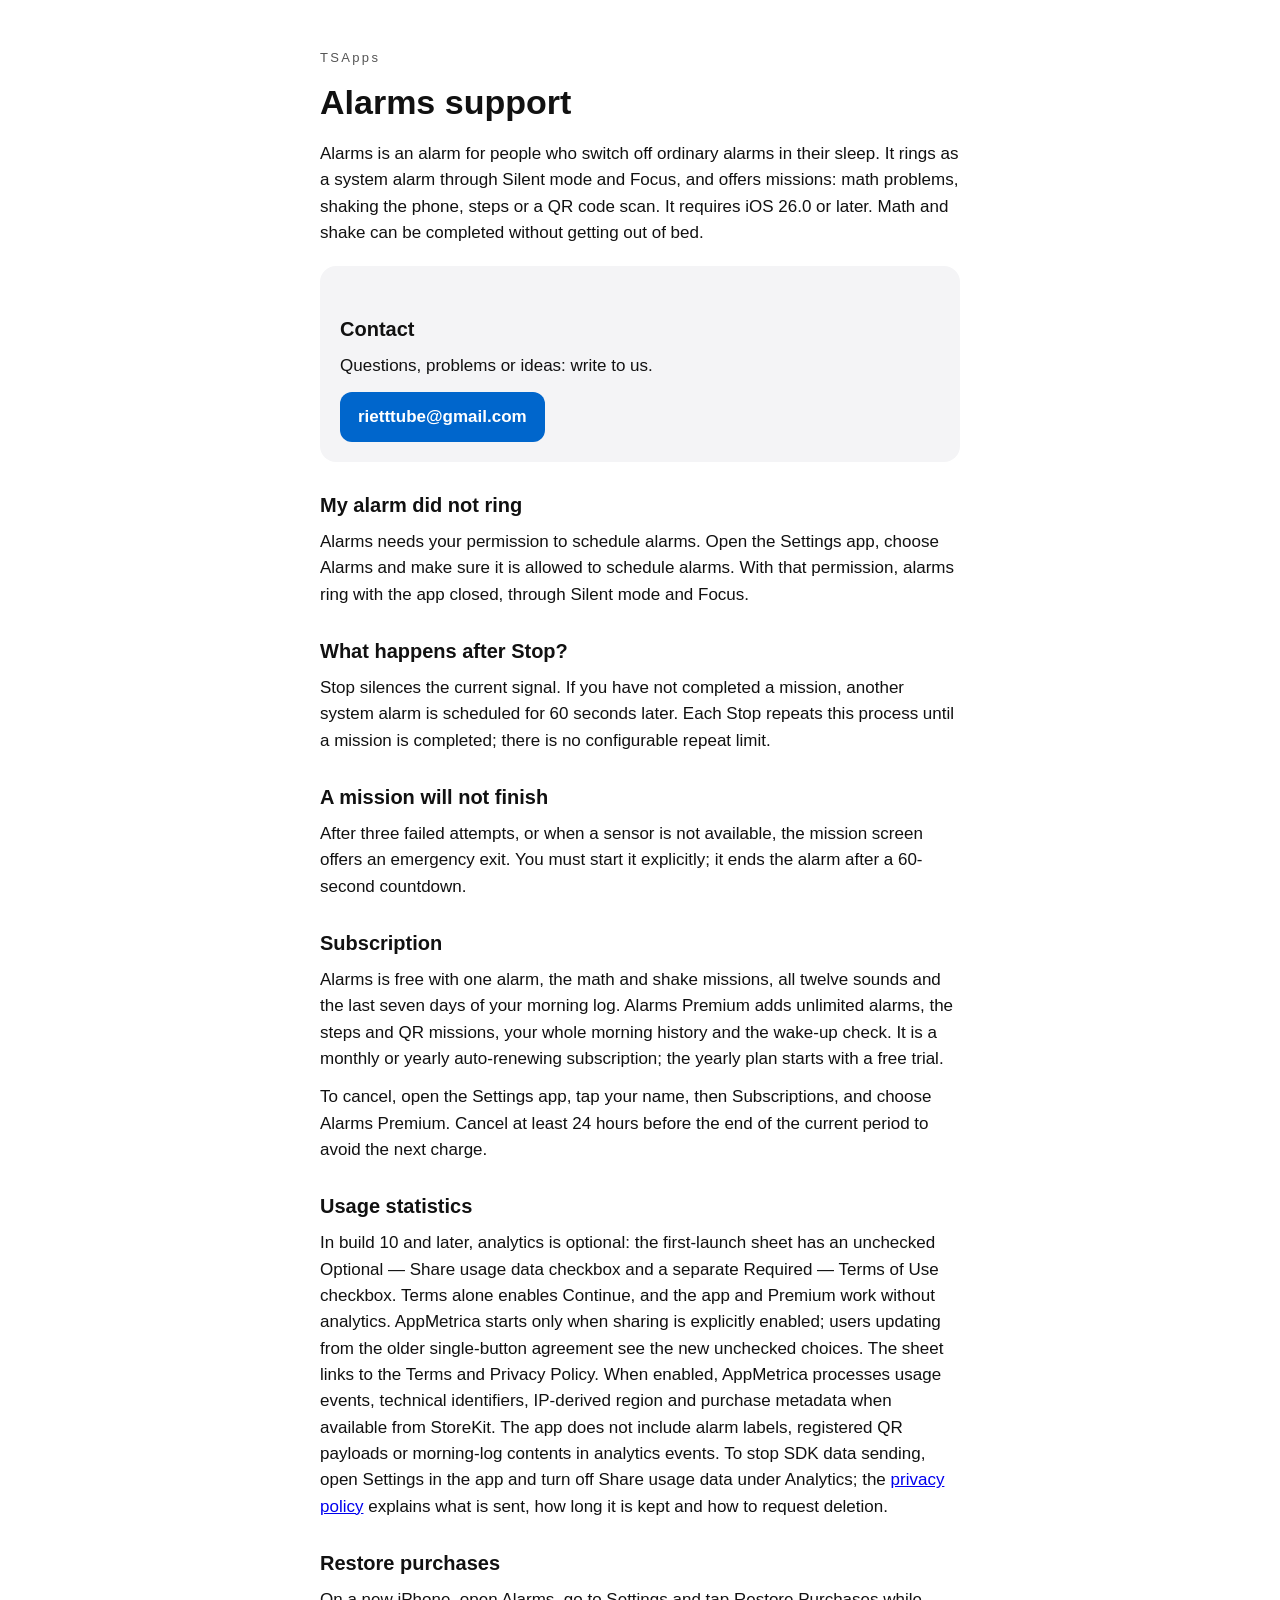
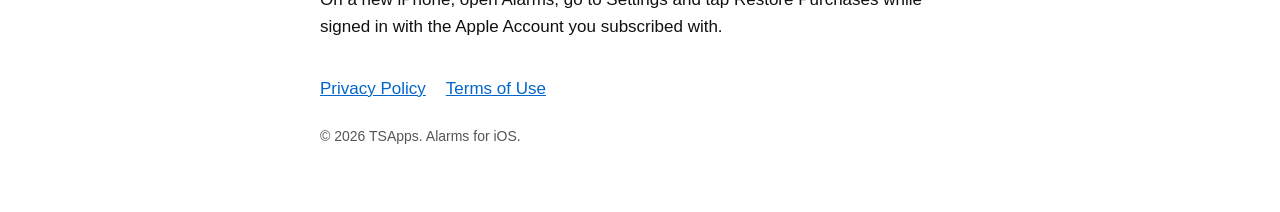
<file: index.html>
<!doctype html>
<html lang="en">
<head>
  <meta charset="utf-8">
  <meta name="viewport" content="width=device-width,initial-scale=1">
  <meta name="description" content="Alarms support: help with alarms, missions and your subscription.">
  <title>Alarms Support</title>
  <link rel="stylesheet" href="styles.css">
</head>
<body>
  <main>
    <div class="brand">TSApps</div>
    <h1>Alarms support</h1>
    <p>Alarms is an alarm for people who switch off ordinary alarms in their sleep. It rings as a system alarm through Silent mode and Focus, and offers missions: math problems, shaking the phone, steps or a QR code scan. It requires iOS 26.0 or later. Math and shake can be completed without getting out of bed.</p>

    <section class="card">
      <h2>Contact</h2>
      <p>Questions, problems or ideas: write to us.</p>
      <a class="button" href="mailto:rietttube@gmail.com">rietttube@gmail.com</a>
    </section>

    <h2>My alarm did not ring</h2>
    <p>Alarms needs your permission to schedule alarms. Open the Settings app, choose Alarms and make sure it is allowed to schedule alarms. With that permission, alarms ring with the app closed, through Silent mode and Focus.</p>

    <h2>What happens after Stop?</h2>
    <p>Stop silences the current signal. If you have not completed a mission, another system alarm is scheduled for 60 seconds later. Each Stop repeats this process until a mission is completed; there is no configurable repeat limit.</p>

    <h2>A mission will not finish</h2>
    <p>After three failed attempts, or when a sensor is not available, the mission screen offers an emergency exit. You must start it explicitly; it ends the alarm after a 60-second countdown.</p>

    <h2>Subscription</h2>
    <p>Alarms is free with one alarm, the math and shake missions, all twelve sounds and the last seven days of your morning log. Alarms Premium adds unlimited alarms, the steps and QR missions, your whole morning history and the wake-up check. It is a monthly or yearly auto-renewing subscription; the yearly plan starts with a free trial.</p>
    <p>To cancel, open the Settings app, tap your name, then Subscriptions, and choose Alarms Premium. Cancel at least 24 hours before the end of the current period to avoid the next charge.</p>

    <h2>Usage statistics</h2>
    <p>In build 10 and later, analytics is optional: the first-launch sheet has an unchecked Optional — Share usage data checkbox and a separate Required — Terms of Use checkbox. Terms alone enables Continue, and the app and Premium work without analytics. AppMetrica starts only when sharing is explicitly enabled; users updating from the older single-button agreement see the new unchecked choices. The sheet links to the Terms and Privacy Policy. When enabled, AppMetrica processes usage events, technical identifiers, IP-derived region and purchase metadata when available from StoreKit. The app does not include alarm labels, registered QR payloads or morning-log contents in analytics events. To stop SDK data sending, open Settings in the app and turn off Share usage data under Analytics; the <a href="privacy.html">privacy policy</a> explains what is sent, how long it is kept and how to request deletion.</p>

    <h2>Restore purchases</h2>
    <p>On a new iPhone, open Alarms, go to Settings and tap Restore Purchases while signed in with the Apple Account you subscribed with.</p>

    <nav><a href="privacy.html">Privacy Policy</a><a href="https://www.apple.com/legal/internet-services/itunes/dev/stdeula/">Terms of Use</a></nav>
    <footer>© 2026 TSApps. Alarms for iOS.</footer>
  </main>
</body>
</html>
</file>
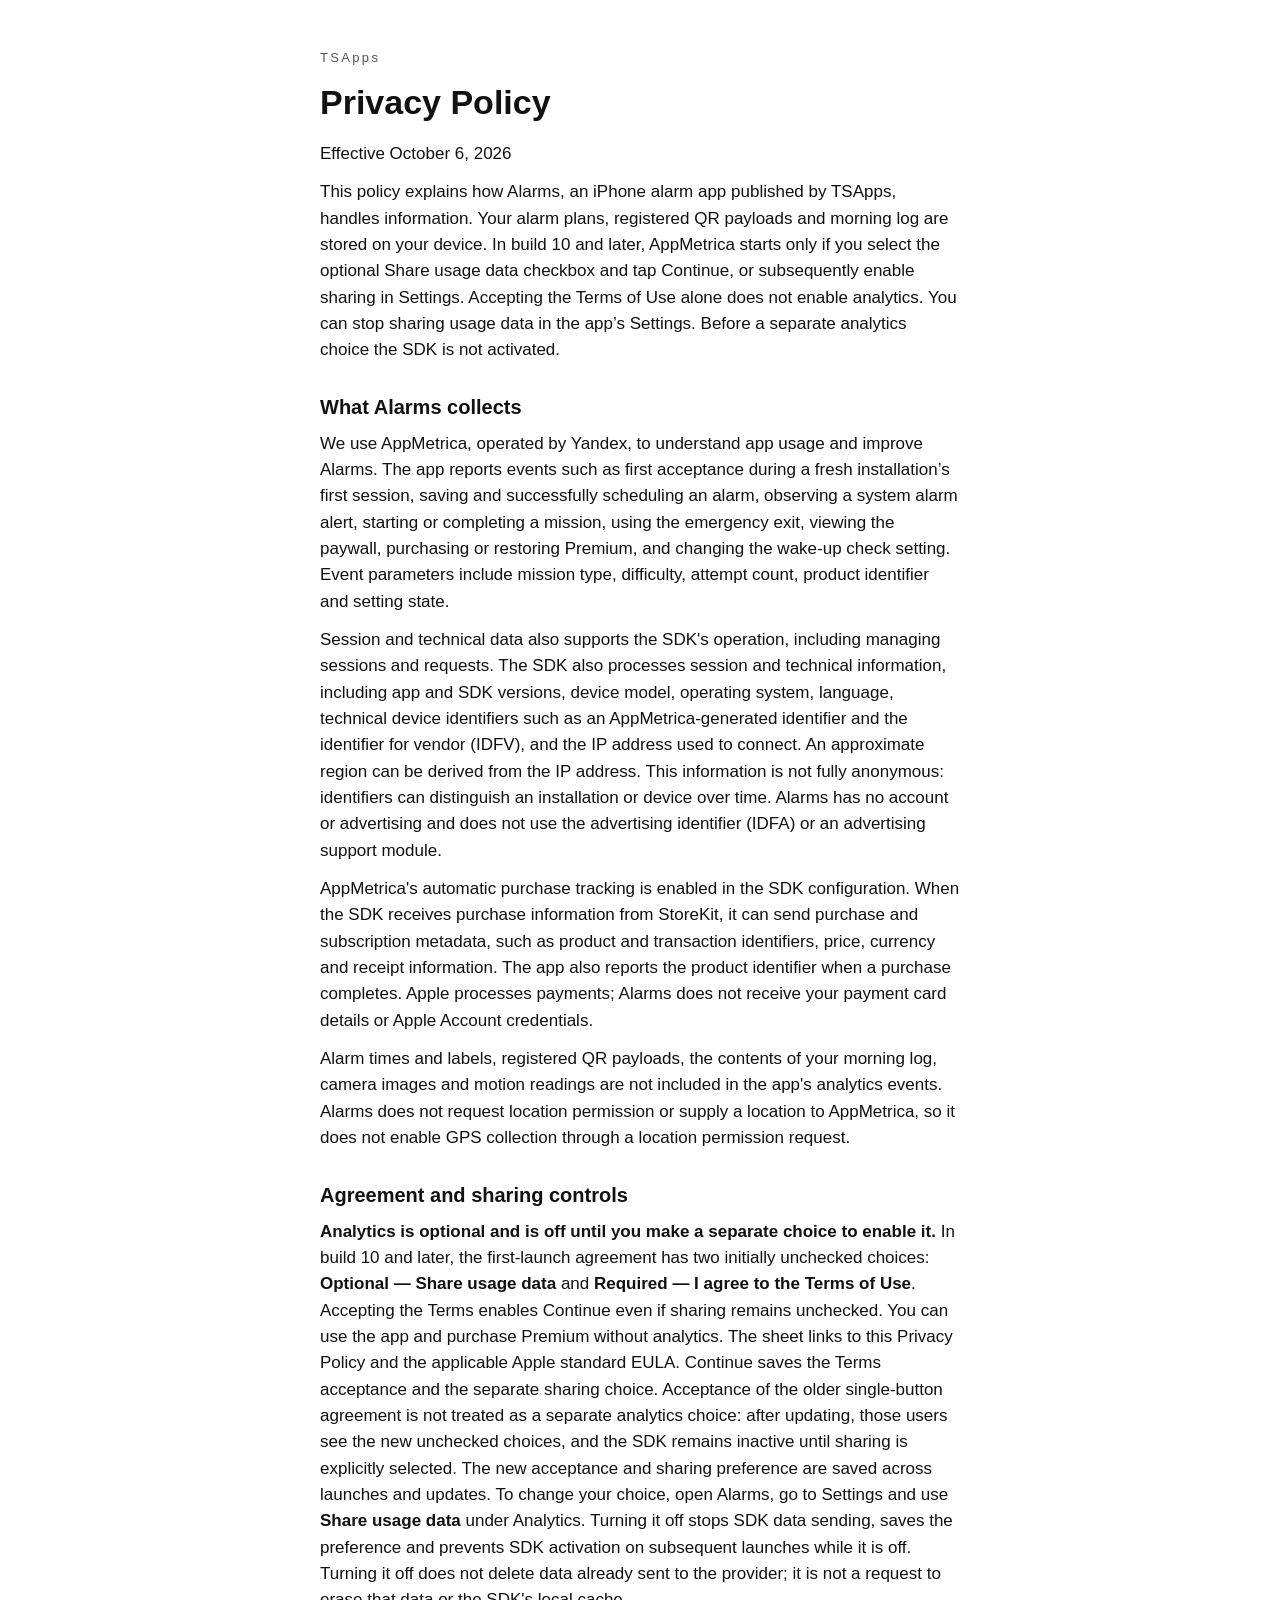
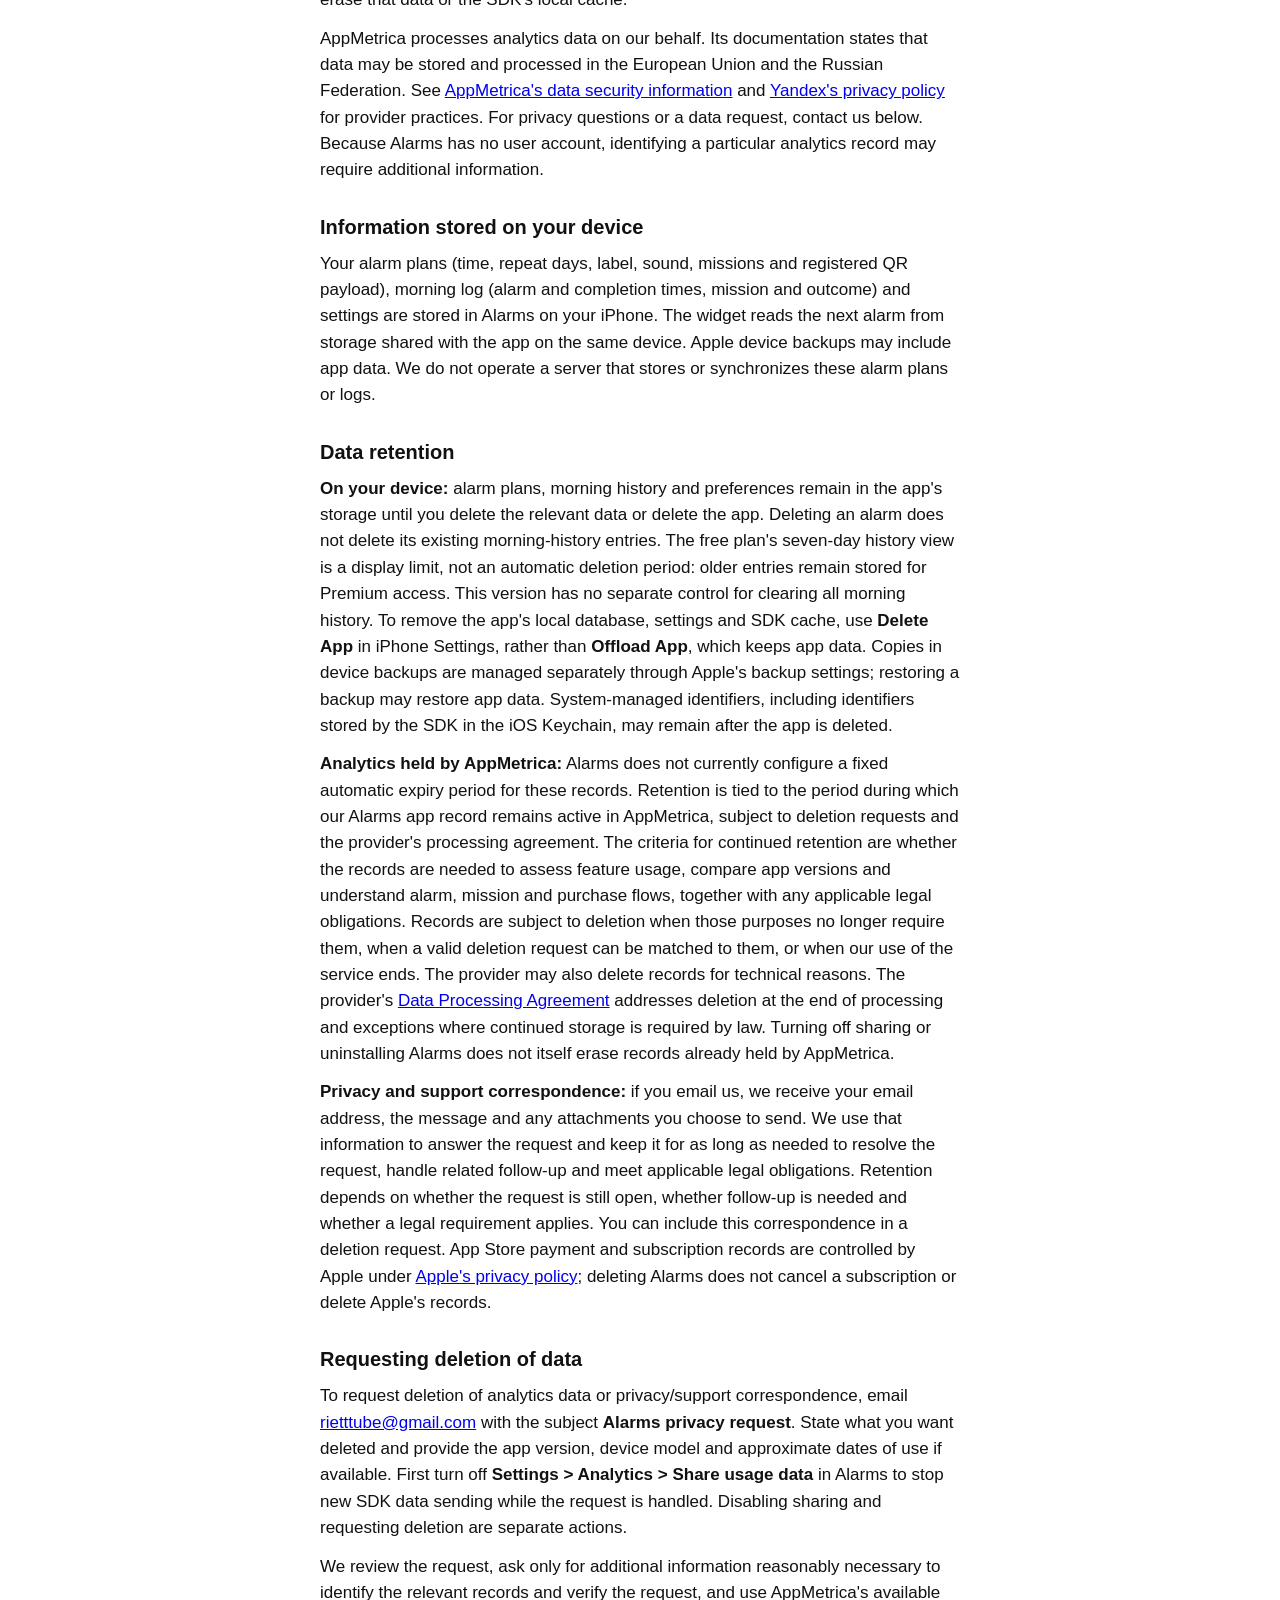
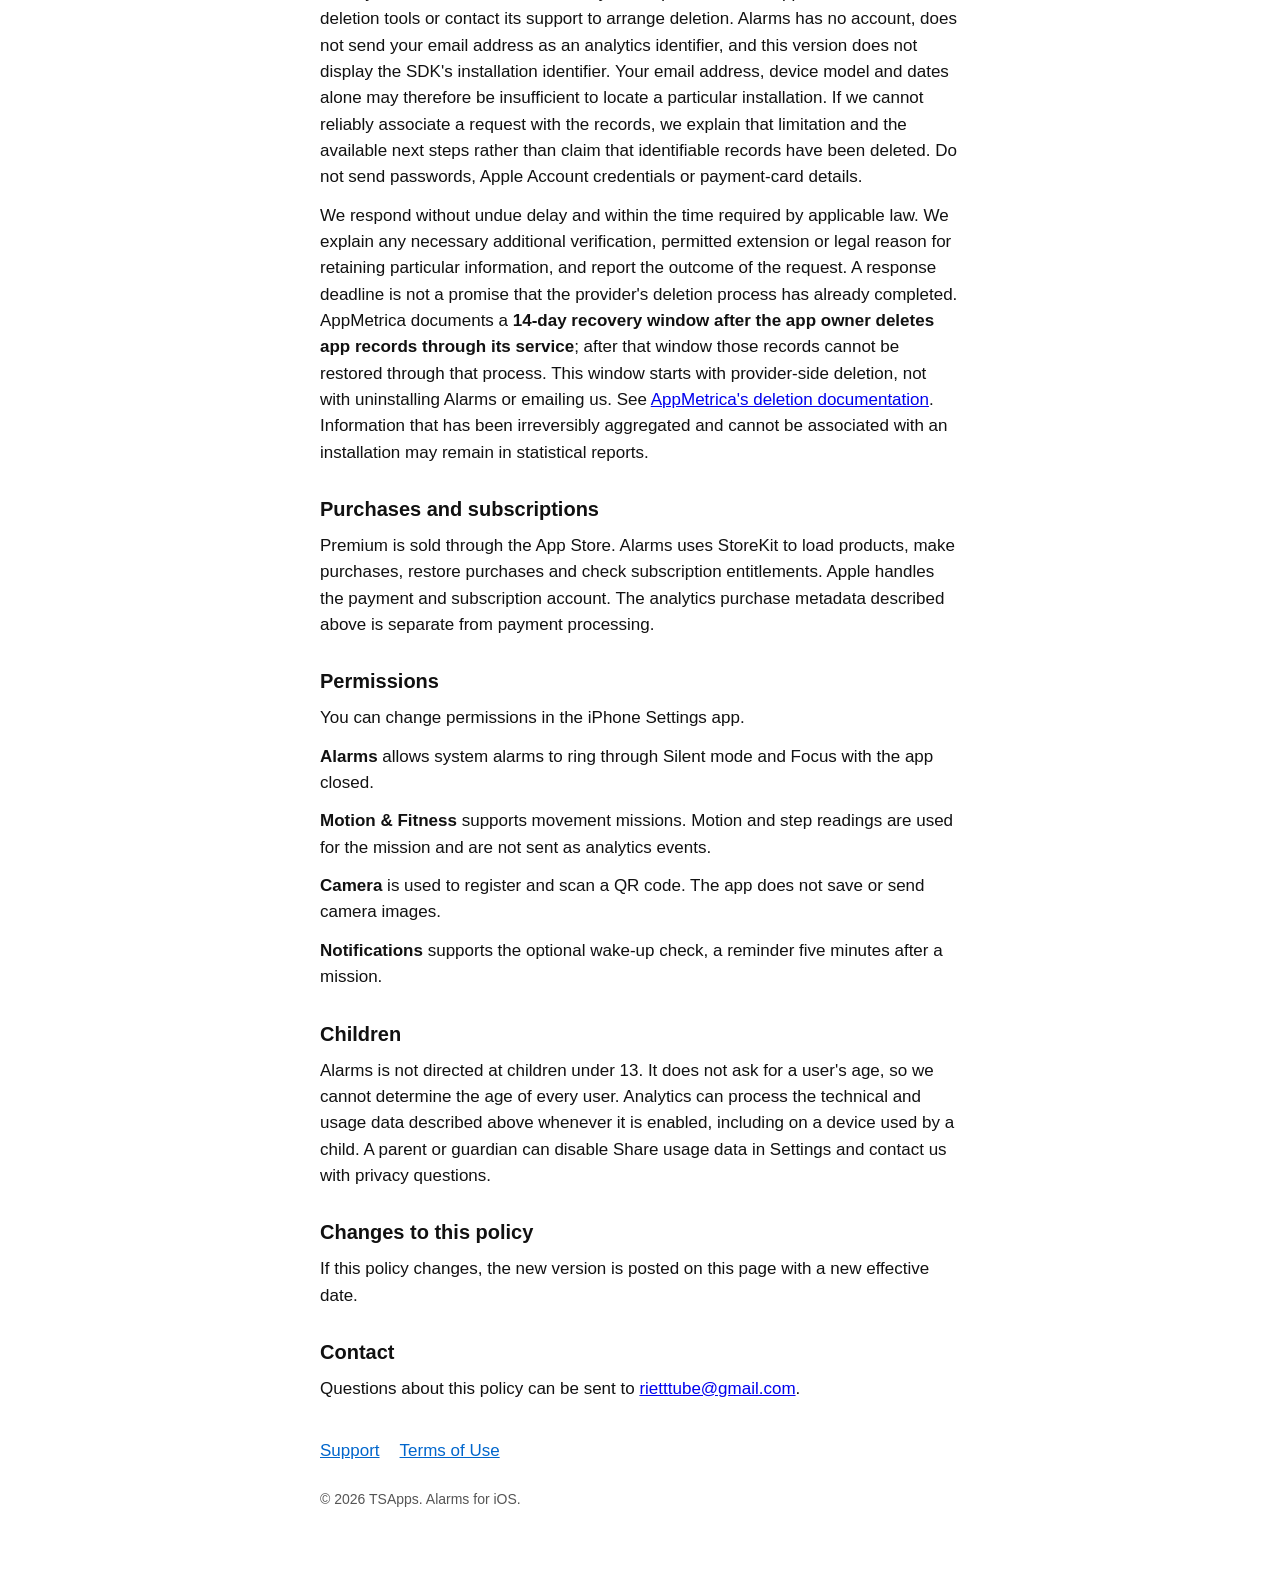
<file: privacy.html>
<!doctype html>
<html lang="en">
<head>
  <meta charset="utf-8">
  <meta name="viewport" content="width=device-width,initial-scale=1">
  <meta name="description" content="Alarms privacy policy.">
  <title>Alarms Privacy Policy</title>
  <link rel="stylesheet" href="styles.css">
</head>
<body>
  <main>
    <div class="brand">TSApps</div>
    <h1>Privacy Policy</h1>
    <p>Effective October 6, 2026</p>
    <p>This policy explains how Alarms, an iPhone alarm app published by TSApps, handles information. Your alarm plans, registered QR payloads and morning log are stored on your device. In build 10 and later, AppMetrica starts only if you select the optional Share usage data checkbox and tap Continue, or subsequently enable sharing in Settings. Accepting the Terms of Use alone does not enable analytics. You can stop sharing usage data in the app’s Settings. Before a separate analytics choice the SDK is not activated.</p>

    <h2>What Alarms collects</h2>
    <p>We use AppMetrica, operated by Yandex, to understand app usage and improve Alarms. The app reports events such as first acceptance during a fresh installation’s first session, saving and successfully scheduling an alarm, observing a system alarm alert, starting or completing a mission, using the emergency exit, viewing the paywall, purchasing or restoring Premium, and changing the wake-up check setting. Event parameters include mission type, difficulty, attempt count, product identifier and setting state.</p>
    <p>Session and technical data also supports the SDK's operation, including managing sessions and requests. The SDK also processes session and technical information, including app and SDK versions, device model, operating system, language, technical device identifiers such as an AppMetrica-generated identifier and the identifier for vendor (IDFV), and the IP address used to connect. An approximate region can be derived from the IP address. This information is not fully anonymous: identifiers can distinguish an installation or device over time. Alarms has no account or advertising and does not use the advertising identifier (IDFA) or an advertising support module.</p>
    <p>AppMetrica's automatic purchase tracking is enabled in the SDK configuration. When the SDK receives purchase information from StoreKit, it can send purchase and subscription metadata, such as product and transaction identifiers, price, currency and receipt information. The app also reports the product identifier when a purchase completes. Apple processes payments; Alarms does not receive your payment card details or Apple Account credentials.</p>
    <p>Alarm times and labels, registered QR payloads, the contents of your morning log, camera images and motion readings are not included in the app's analytics events. Alarms does not request location permission or supply a location to AppMetrica, so it does not enable GPS collection through a location permission request.</p>

    <h2>Agreement and sharing controls</h2>
    <p><strong>Analytics is optional and is off until you make a separate choice to enable it.</strong> In build 10 and later, the first-launch agreement has two initially unchecked choices: <strong>Optional — Share usage data</strong> and <strong>Required — I agree to the Terms of Use</strong>. Accepting the Terms enables Continue even if sharing remains unchecked. You can use the app and purchase Premium without analytics. The sheet links to this Privacy Policy and the applicable Apple standard EULA. Continue saves the Terms acceptance and the separate sharing choice. Acceptance of the older single-button agreement is not treated as a separate analytics choice: after updating, those users see the new unchecked choices, and the SDK remains inactive until sharing is explicitly selected. The new acceptance and sharing preference are saved across launches and updates. To change your choice, open Alarms, go to Settings and use <strong>Share usage data</strong> under Analytics. Turning it off stops SDK data sending, saves the preference and prevents SDK activation on subsequent launches while it is off. Turning it off does not delete data already sent to the provider; it is not a request to erase that data or the SDK's local cache.</p>
    <p>AppMetrica processes analytics data on our behalf. Its documentation states that data may be stored and processed in the European Union and the Russian Federation. See <a href="https://appmetrica.yandex.com/docs/en/new-users/data-security">AppMetrica's data security information</a> and <a href="https://yandex.com/legal/confidential/">Yandex's privacy policy</a> for provider practices. For privacy questions or a data request, contact us below. Because Alarms has no user account, identifying a particular analytics record may require additional information.</p>

    <h2>Information stored on your device</h2>
    <p>Your alarm plans (time, repeat days, label, sound, missions and registered QR payload), morning log (alarm and completion times, mission and outcome) and settings are stored in Alarms on your iPhone. The widget reads the next alarm from storage shared with the app on the same device. Apple device backups may include app data. We do not operate a server that stores or synchronizes these alarm plans or logs.</p>

    <h2>Data retention</h2>
    <p><strong>On your device:</strong> alarm plans, morning history and preferences remain in the app's storage until you delete the relevant data or delete the app. Deleting an alarm does not delete its existing morning-history entries. The free plan's seven-day history view is a display limit, not an automatic deletion period: older entries remain stored for Premium access. This version has no separate control for clearing all morning history. To remove the app's local database, settings and SDK cache, use <strong>Delete App</strong> in iPhone Settings, rather than <strong>Offload App</strong>, which keeps app data. Copies in device backups are managed separately through Apple's backup settings; restoring a backup may restore app data. System-managed identifiers, including identifiers stored by the SDK in the iOS Keychain, may remain after the app is deleted.</p>
    <p><strong>Analytics held by AppMetrica:</strong> Alarms does not currently configure a fixed automatic expiry period for these records. Retention is tied to the period during which our Alarms app record remains active in AppMetrica, subject to deletion requests and the provider's processing agreement. The criteria for continued retention are whether the records are needed to assess feature usage, compare app versions and understand alarm, mission and purchase flows, together with any applicable legal obligations. Records are subject to deletion when those purposes no longer require them, when a valid deletion request can be matched to them, or when our use of the service ends. The provider may also delete records for technical reasons. The provider's <a href="https://yandex.com/legal/metrica_agreement/en/">Data Processing Agreement</a> addresses deletion at the end of processing and exceptions where continued storage is required by law. Turning off sharing or uninstalling Alarms does not itself erase records already held by AppMetrica.</p>
    <p><strong>Privacy and support correspondence:</strong> if you email us, we receive your email address, the message and any attachments you choose to send. We use that information to answer the request and keep it for as long as needed to resolve the request, handle related follow-up and meet applicable legal obligations. Retention depends on whether the request is still open, whether follow-up is needed and whether a legal requirement applies. You can include this correspondence in a deletion request. App Store payment and subscription records are controlled by Apple under <a href="https://www.apple.com/legal/privacy/">Apple's privacy policy</a>; deleting Alarms does not cancel a subscription or delete Apple's records.</p>

    <h2>Requesting deletion of data</h2>
    <p>To request deletion of analytics data or privacy/support correspondence, email <a href="mailto:rietttube@gmail.com?subject=Alarms%20privacy%20request">rietttube@gmail.com</a> with the subject <strong>Alarms privacy request</strong>. State what you want deleted and provide the app version, device model and approximate dates of use if available. First turn off <strong>Settings &gt; Analytics &gt; Share usage data</strong> in Alarms to stop new SDK data sending while the request is handled. Disabling sharing and requesting deletion are separate actions.</p>
    <p>We review the request, ask only for additional information reasonably necessary to identify the relevant records and verify the request, and use AppMetrica's available deletion tools or contact its support to arrange deletion. Alarms has no account, does not send your email address as an analytics identifier, and this version does not display the SDK's installation identifier. Your email address, device model and dates alone may therefore be insufficient to locate a particular installation. If we cannot reliably associate a request with the records, we explain that limitation and the available next steps rather than claim that identifiable records have been deleted. Do not send passwords, Apple Account credentials or payment-card details.</p>
    <p>We respond without undue delay and within the time required by applicable law. We explain any necessary additional verification, permitted extension or legal reason for retaining particular information, and report the outcome of the request. A response deadline is not a promise that the provider's deletion process has already completed. AppMetrica documents a <strong>14-day recovery window after the app owner deletes app records through its service</strong>; after that window those records cannot be restored through that process. This window starts with provider-side deletion, not with uninstalling Alarms or emailing us. See <a href="https://appmetrica.yandex.com/docs/en/data-security/delete-data">AppMetrica's deletion documentation</a>. Information that has been irreversibly aggregated and cannot be associated with an installation may remain in statistical reports.</p>

    <h2>Purchases and subscriptions</h2>
    <p>Premium is sold through the App Store. Alarms uses StoreKit to load products, make purchases, restore purchases and check subscription entitlements. Apple handles the payment and subscription account. The analytics purchase metadata described above is separate from payment processing.</p>

    <h2>Permissions</h2>
    <p>You can change permissions in the iPhone Settings app.</p>
    <p><strong>Alarms</strong> allows system alarms to ring through Silent mode and Focus with the app closed.</p>
    <p><strong>Motion &amp; Fitness</strong> supports movement missions. Motion and step readings are used for the mission and are not sent as analytics events.</p>
    <p><strong>Camera</strong> is used to register and scan a QR code. The app does not save or send camera images.</p>
    <p><strong>Notifications</strong> supports the optional wake-up check, a reminder five minutes after a mission.</p>

    <h2>Children</h2>
    <p>Alarms is not directed at children under 13. It does not ask for a user's age, so we cannot determine the age of every user. Analytics can process the technical and usage data described above whenever it is enabled, including on a device used by a child. A parent or guardian can disable Share usage data in Settings and contact us with privacy questions.</p>

    <h2>Changes to this policy</h2>
    <p>If this policy changes, the new version is posted on this page with a new effective date.</p>

    <h2>Contact</h2>
    <p>Questions about this policy can be sent to <a href="mailto:rietttube@gmail.com">rietttube@gmail.com</a>.</p>

    <nav><a href="index.html">Support</a><a href="https://www.apple.com/legal/internet-services/itunes/dev/stdeula/">Terms of Use</a></nav>
    <footer>© 2026 TSApps. Alarms for iOS.</footer>
  </main>
</body>
</html>
</file>
<file: styles.css>
:root { color-scheme: light dark; --bg: #ffffff; --fg: #111111; --muted: #555555; --card: #f4f4f6; --accent: #0066cc; }
@media (prefers-color-scheme: dark) { :root { --bg: #0e0e10; --fg: #f2f2f2; --muted: #b0b0b6; --card: #1a1a1f; --accent: #0a84ff; } }
* { box-sizing: border-box; }
body { margin: 0; background: var(--bg); color: var(--fg); font: 17px/1.55 -apple-system, BlinkMacSystemFont, "Helvetica Neue", Arial, sans-serif; }
main { max-width: 680px; margin: 0 auto; padding: 48px 20px 64px; }
.brand { font-size: 13px; letter-spacing: 0.18em; color: var(--muted); }
h1 { font-size: 34px; margin: 8px 0 12px; }
h2 { font-size: 20px; margin: 28px 0 8px; }
p { margin: 0 0 12px; }
.card { background: var(--card); border-radius: 16px; padding: 20px; margin: 20px 0; }
.button { display: inline-block; background: var(--accent); color: #fff; text-decoration: none; padding: 12px 18px; border-radius: 12px; font-weight: 600; }
nav { display: flex; gap: 20px; margin-top: 36px; }
nav a, footer a { color: var(--accent); }
footer { color: var(--muted); font-size: 14px; margin-top: 24px; }
</file>
